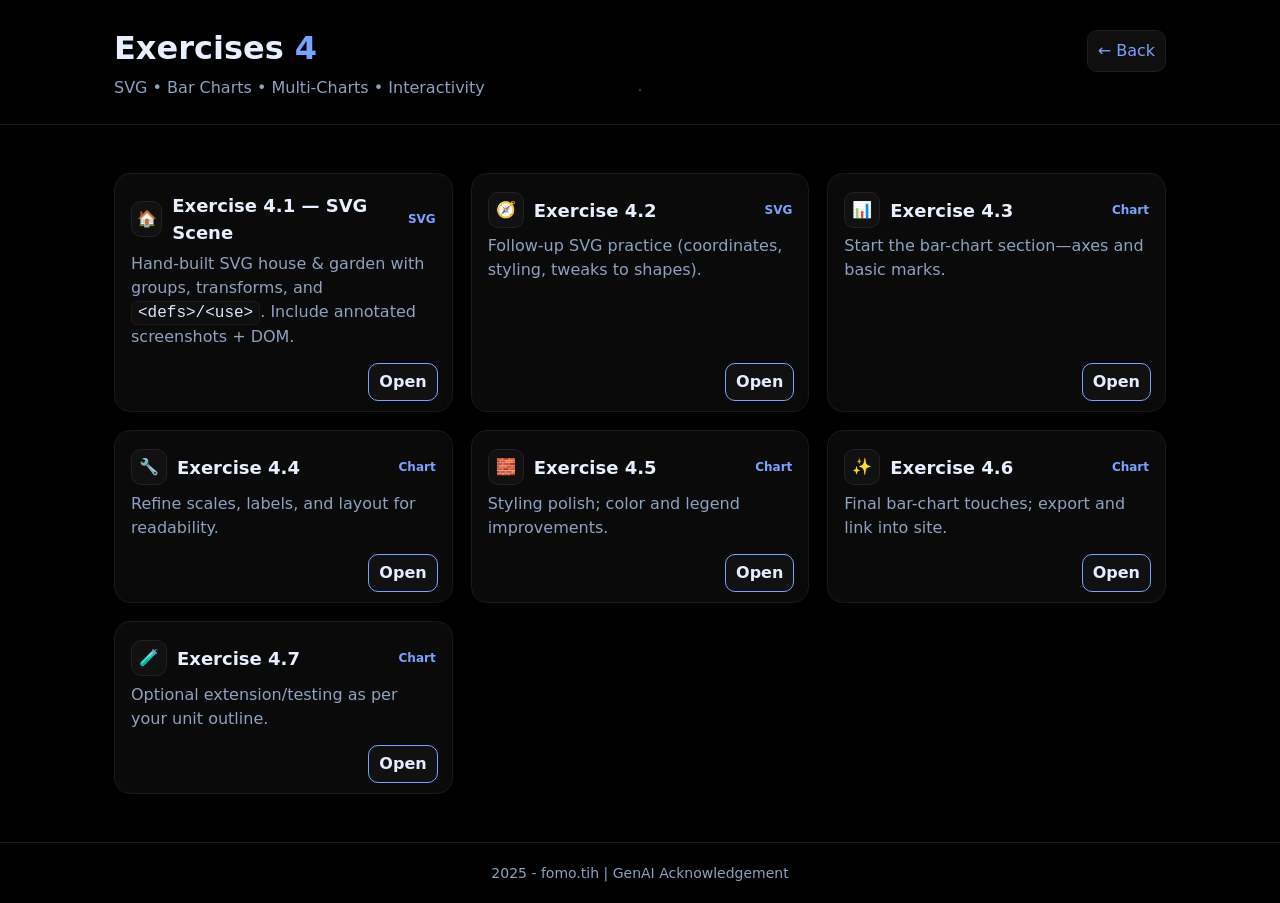
<file: index.html>
<!doctype html>
<html lang="en">
<head>
  <meta charset="utf-8" />
  <meta name="viewport" content="width=device-width, initial-scale=1" />
  <title>Exercises Hub (4)</title>
  <meta name="description" content="Black neon hub linking to Exercises 4.1–4.7." />
  <meta name="color-scheme" content="dark light" />
  <meta name="theme-color" content="#000000" />
  <link rel="stylesheet" href="style.css" />
  <!-- tiny inline patch so buttons anchor & focus is visible even if style.css isn't updated -->
  <style>
    .skip-link{position:absolute;left:-9999px;top:auto;width:1px;height:1px;overflow:hidden}
    .skip-link:focus{position:static;width:auto;height:auto;padding:.5rem .75rem;background:#111;border:1px solid #7aa2ff;border-radius:8px}
    :where(a,.hub-btn,.hub-nav-item):focus-visible{outline:2px solid #7aa2ff;outline-offset:3px;border-radius:10px}
    .hub-card{position:relative}
  </style>
</head>
<body class="hub-body">
  <!-- Skip link for keyboard navigation -->
  <a class="skip-link" href="#main">Skip to content</a>

  <!-- Starry background -->
  <div class="hub-bg" aria-hidden="true">
    <div class="hub-stars"></div>
  </div>

  <header class="hub-header" role="banner">
    <div class="hub-wrap">
      <div class="hub-title-row">
        <h1>Exercises <span>4</span></h1>
        <nav class="hub-top-nav" aria-label="Breadcrumb">
          <a class="hub-nav-item" href="../index.html" aria-label="Back to site home">← Back</a>
        </nav>
      </div>
      <p class="hub-subtitle">SVG • Bar Charts • Multi-Charts • Interactivity</p>
    </div>
  </header>

  <main id="main" class="hub-wrap">
    <section class="hub-grid" aria-label="Exercise links">
      <!-- 4.1 -->
      <article class="hub-card" aria-labelledby="ex41-title">
        <header class="hub-card-head">
          <div class="hub-icon" aria-hidden="true" role="img">🏠</div>
          <h2 id="ex41-title">Exercise 4.1 — SVG Scene</h2>
          <span class="hub-tag" aria-label="Tag: SVG">SVG</span>
        </header>
        <p>Hand-built SVG house &amp; garden with groups, transforms, and <code>&lt;defs&gt;/&lt;use&gt;</code>. Include annotated screenshots + DOM.</p>
        <div class="hub-actions">
          <a class="hub-btn" href="Exercise-4.1.html" aria-label="Open Exercise 4.1">Open</a>
        </div>
      </article>

      <!-- 4.2 -->
      <article class="hub-card" aria-labelledby="ex42-title">
        <header class="hub-card-head">
          <div class="hub-icon" aria-hidden="true" role="img">🧭</div>
          <h2 id="ex42-title">Exercise 4.2</h2>
          <span class="hub-tag" aria-label="Tag: SVG">SVG</span>
        </header>
        <p>Follow-up SVG practice (coordinates, styling, tweaks to shapes).</p>
        <div class="hub-actions">
          <a class="hub-btn" href="Exercise-4.2.html" aria-label="Open Exercise 4.2">Open</a>
        </div>
      </article>

      <!-- 4.3 -->
      <article class="hub-card" aria-labelledby="ex43-title">
        <header class="hub-card-head">
          <div class="hub-icon" aria-hidden="true" role="img">📊</div>
          <h2 id="ex43-title">Exercise 4.3</h2>
          <span class="hub-tag" aria-label="Tag: Chart">Chart</span>
        </header>
        <p>Start the bar-chart section—axes and basic marks.</p>
        <div class="hub-actions">
          <a class="hub-btn" href="Exercise-4.3.html" aria-label="Open Exercise 4.3">Open</a>
        </div>
      </article>

      <!-- 4.4 -->
      <article class="hub-card" aria-labelledby="ex44-title">
        <header class="hub-card-head">
          <div class="hub-icon" aria-hidden="true" role="img">🔧</div>
          <h2 id="ex44-title">Exercise 4.4</h2>
          <span class="hub-tag" aria-label="Tag: Chart">Chart</span>
        </header>
        <p>Refine scales, labels, and layout for readability.</p>
        <div class="hub-actions">
          <a class="hub-btn" href="Exercise-4.4.html" aria-label="Open Exercise 4.4">Open</a>
        </div>
      </article>

      <!-- 4.5 -->
      <article class="hub-card" aria-labelledby="ex45-title">
        <header class="hub-card-head">
          <div class="hub-icon" aria-hidden="true" role="img">🧱</div>
          <h2 id="ex45-title">Exercise 4.5</h2>
          <span class="hub-tag" aria-label="Tag: Chart">Chart</span>
        </header>
        <p>Styling polish; color and legend improvements.</p>
        <div class="hub-actions">
          <a class="hub-btn" href="Exercise-4.5.html" aria-label="Open Exercise 4.5">Open</a>
        </div>
      </article>

      <!-- 4.6 -->
      <article class="hub-card" aria-labelledby="ex46-title">
        <header class="hub-card-head">
          <div class="hub-icon" aria-hidden="true" role="img">✨</div>
          <h2 id="ex46-title">Exercise 4.6</h2>
          <span class="hub-tag" aria-label="Tag: Chart">Chart</span>
        </header>
        <p>Final bar-chart touches; export and link into site.</p>
        <div class="hub-actions">
          <a class="hub-btn" href="Exercise-4.6.html" aria-label="Open Exercise 4.6">Open</a>
        </div>
      </article>

      <!-- 4.7 -->
      <article class="hub-card" aria-labelledby="ex47-title">
        <header class="hub-card-head">
          <div class="hub-icon" aria-hidden="true" role="img">🧪</div>
          <h2 id="ex47-title">Exercise 4.7</h2>
          <span class="hub-tag" aria-label="Tag: Chart">Chart</span>
        </header>
        <p>Optional extension/testing as per your unit outline.</p>
        <div class="hub-actions">
          <a class="hub-btn" href="Exercise-4.7.html" aria-label="Open Exercise 4.7">Open</a>
        </div>
      </article>
    </section>
  </main>

   <footer>
    2025 - fomo.tih | GenAI Acknowledgement
  </footer>

</body>
</html>
</file>
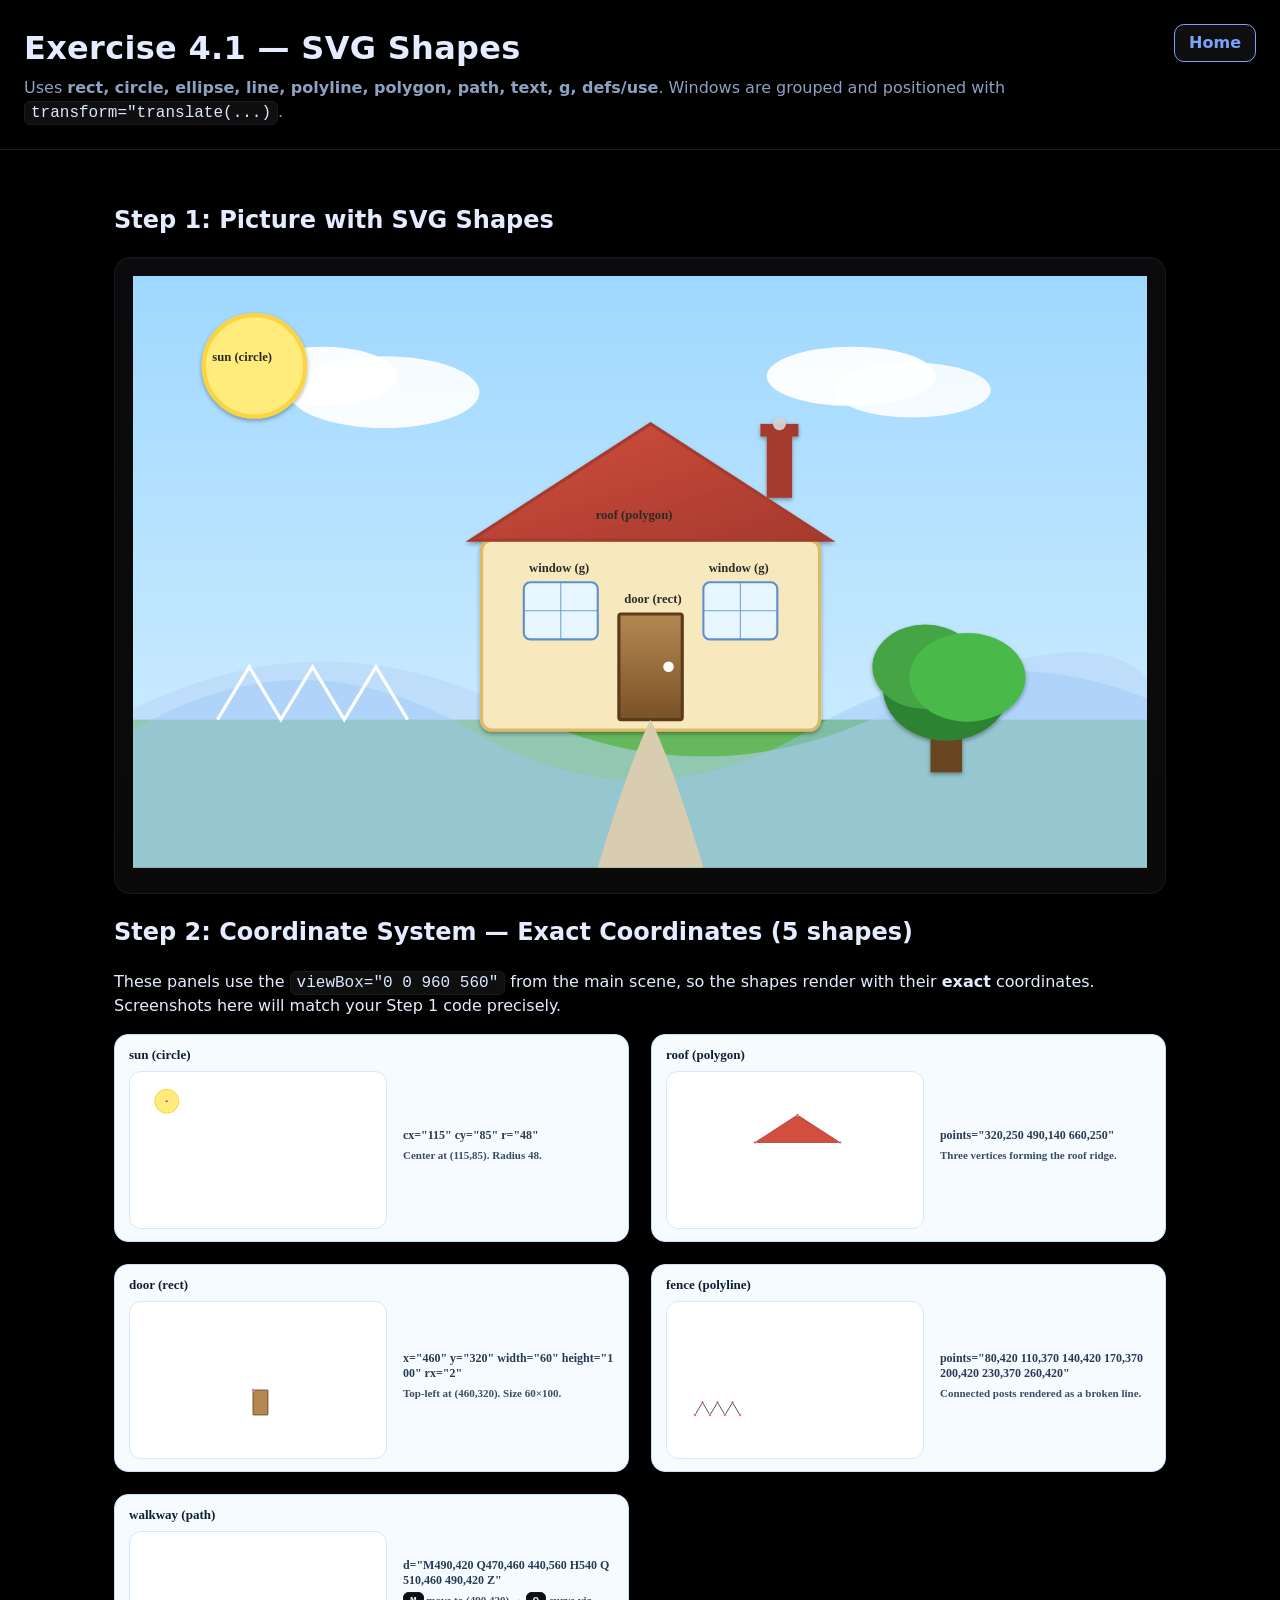
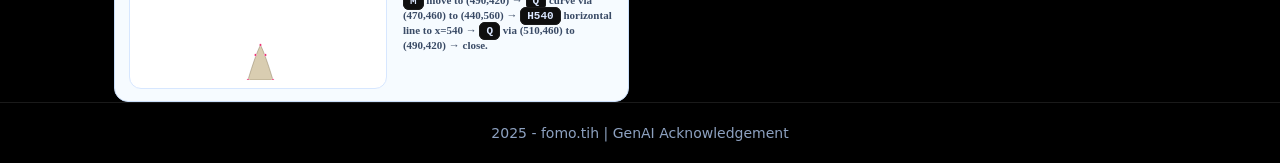
<file: Exercise-4.1.html>
<!doctype html>
<html lang="en">
<head>
  <meta charset="utf-8" />
  <meta name="viewport" content="width=device-width,initial-scale=1" />
  <title>Exercise 4.1 — SVG House & Garden</title>
  <link rel="stylesheet" href="style.css" />
   <a href="index.html" class="back-home-btn">Home</a>
</head>
<body class="page">
  <header class="site-header">
    <h1>Exercise 4.1 — SVG Shapes</h1>
    <p>Uses <strong>rect, circle, ellipse, line, polyline, polygon, path, text, g, defs/use</strong>. Windows are grouped and positioned with <code>transform="translate(...)</code>.</p>
  </header>

  <main class="container">
    <!-- =========================
         STEP 1 — Bright SVG Scene
         ========================= -->
    <section>
      <h2>Step 1: Picture with SVG Shapes</h2>
      <div class="stage">
        <svg viewBox="0 0 960 560" role="img" aria-label="Bright house and garden">
          <defs>
            <!-- filters -->
            <filter id="shadow" x="-30%" y="-30%" width="160%" height="160%">
              <feDropShadow dx="0" dy="2" stdDeviation="2" flood-color="#000" flood-opacity=".35"/>
            </filter>

            <!-- gradients -->
            <linearGradient id="skyGrad" x1="0" y1="0" x2="0" y2="1">
              <stop offset="0%" stop-color="#9fd8ff"/>
              <stop offset="100%" stop-color="#d6f0ff"/>
            </linearGradient>

            <linearGradient id="doorGrad" x1="0" y1="0" x2="0" y2="1">
              <stop offset="0%" stop-color="#b58852"/>
              <stop offset="100%" stop-color="#7a5227"/>
            </linearGradient>

            <linearGradient id="roofGrad" x1="0" y1="0" x2="1" y2="1">
              <stop offset="0%" stop-color="#d24e3e"/>
              <stop offset="100%" stop-color="#a53a2d"/>
            </linearGradient>

            <!-- reusable window -->
            <g id="window">
              <rect width="70" height="54" rx="6" fill="#e8f6ff" stroke="#5e8fcf" stroke-width="2"/>
              <line x1="35" y1="0"  x2="35" y2="54" stroke="#5e8fcf" opacity=".85"/>
              <line x1="0"  y1="27" x2="70" y2="27" stroke="#5e8fcf" opacity=".85"/>
            </g>

            <style>
              .label{fill:#2b2b2b;font:700 12px ui-monospace,Menlo,Consolas}
              @keyframes puff{
                0%{opacity:.5;transform:translateY(0) scale(1)}
                100%{opacity:0;transform:translateY(-40px) scale(1.6)}
              }
            </style>
          </defs>

          <!-- bright sky + grass -->
          <rect width="960" height="560" fill="url(#skyGrad)"/>
          <rect y="420" width="960" height="140" fill="#65b85c"/>

          <!-- clouds (ellipses) -->
          <ellipse cx="180" cy="95" rx="70" ry="28" fill="#fff" opacity=".95"/>
          <ellipse cx="238" cy="110" rx="90" ry="34" fill="#fff" opacity=".9"/>
          <ellipse cx="680" cy="95" rx="80" ry="28" fill="#fff" opacity=".95"/>
          <ellipse cx="738" cy="108" rx="74" ry="26" fill="#fff" opacity=".88"/>

          <!-- sun -->
          <circle cx="115" cy="85" r="48" fill="#ffec7a" stroke="#fcd440" stroke-width="4" filter="url(#shadow)"/>
          <text x="75" y="80" class="label">sun (circle)</text>

          <!-- mountains (paths) -->
          <path d="M0 410 Q180 320 360 410 T720 410 T960 380 V560 H0 Z" fill="#b8d5f7" opacity=".55"/>
          <path d="M0 430 Q160 335 320 430 T640 430 T960 400 V560 H0 Z" fill="#9cc5f5" opacity=".45"/>

          <!-- house -->
          <g filter="url(#shadow)">
            <!-- walls -->
            <rect x="330" y="250" width="320" height="180" rx="10" fill="#f7e8bd" stroke="#ddb96b" stroke-width="3"/>
            <!-- roof -->
            <polygon points="320,250 490,140 660,250" fill="url(#roofGrad)" stroke="#a53a2d" stroke-width="3"/>
            <text x="438" y="230" class="label">roof (polygon)</text>

            <!-- chimney + smoke (rect + anim circles) -->
            <rect x="600" y="150" width="24" height="60" fill="#a53a2d"/>
            <rect x="594" y="140" width="36" height="12" fill="#a53a2d"/>
            <g transform="translate(612,140)">
              <circle r="6" fill="#d3d3d3" opacity=".6" style="animation:puff 3s linear infinite"/>
              <circle r="6" fill="#d3d3d3" opacity=".6" style="animation:puff 3s 1s linear infinite"/>
              <circle r="6" fill="#d3d3d3" opacity=".6" style="animation:puff 3s 2s linear infinite"/>
            </g>

            <!-- windows (grouped + translated) -->
            <g id="windows">
              <g transform="translate(370,290)"><use href="#window"/></g>
              <g transform="translate(540,290)"><use href="#window"/></g>
            </g>
            <text x="375" y="280" class="label">window (g)</text>
            <text x="545" y="280" class="label">window (g)</text>

            <!-- door -->
            <rect x="460" y="320" width="60" height="100" rx="2" fill="url(#doorGrad)" stroke="#5a3a1f" stroke-width="3"/>
            <circle cx="507" cy="370" r="5" fill="#fff"/>
            <text x="465" y="310" class="label">door (rect)</text>
          </g>

          <!-- walkway (path) -->
          <path d="M490,420 Q470,460 440,560 H540 Q510,460 490,420 Z" fill="#d9cdb1"/>

          <!-- fence (polyline) -->
          <polyline points="80,420 110,370 140,420 170,370 200,420 230,370 260,420"
                    fill="none" stroke="#ffffff" stroke-width="3"/>

          <!-- tree (g: trunk rect + foliage ellipses) -->
          <g transform="translate(770,320)" filter="url(#shadow)">
            <rect x="-15" y="90" width="30" height="60" fill="#6b4522"/>
            <ellipse cx="0" cy="70" rx="60" ry="50" fill="#2f8330"/>
            <ellipse cx="-20" cy="50" rx="50" ry="40" fill="#44a544"/>
            <ellipse cx="20" cy="60" rx="55" ry="42" fill="#48b948"/>
          </g>
        </svg>
      </div>
    </section>

 <!-- =======================================
     STEP 2 — Coordinate System (Exact, 5 shapes)
     ======================================= -->
<section>
  <h2>Step 2: Coordinate System — Exact Coordinates (5 shapes)</h2>
  <p class="muted">
    These panels use the <code>viewBox="0 0 960 560"</code> from the main scene, so the shapes render with their
    <strong>exact</strong> coordinates. Screenshots here will match your Step&nbsp;1 code precisely.
  </p>

  <style>
    .s2-5-grid{
      display:grid; grid-template-columns:1fr; gap:22px;
      /* feels airy; change to repeat(2, minmax(420px, 1fr)) for two columns */
    }
    @media (min-width: 1100px){
      .s2-5-grid{ grid-template-columns: repeat(2, minmax(480px, 1fr)); }
    }
    .panel{ background:#f6fbff; border:1px solid #c9defa; border-radius:14px; padding:12px 14px; }
    .row{ display:grid; grid-template-columns: 1.1fr .9fr; gap:16px; align-items:center; }
    .title{ font:700 13px ui-monospace,Menlo,Consolas; color:#0f1f33; margin:0 0 8px }
    .code{  font:700 12px ui-monospace,Menlo,Consolas; color:#283a55; word-break:break-all }
    .note{  font:600 11px ui-monospace,Menlo,Consolas; color:#3a4b66; margin-top:6px }
    .box{ background:#fff; border:1px solid #d7e7ff; border-radius:12px; padding:8px; }
    .box svg{ width:100%; height:auto; display:block }
    .shape{ stroke:#1f3b72; stroke-width:3; fill-opacity:.25 }
    .pt{ fill:#e91e63; stroke:#fff; stroke-width:2 }
  </style>

  <div class="s2-5-grid">

    <!-- 1) SUN (CIRCLE) -->
    <div class="panel">
      <h3 class="title">sun (circle)</h3>
      <div class="row">
        <div class="box">
          <!-- exact coordinate space -->
          <svg viewBox="0 0 960 560" aria-label="circle exact">
            <circle cx="115" cy="85" r="48" fill="#ffec7a" stroke="#fcd440" stroke-width="4"/>
            <circle cx="115" cy="85" r="5" class="pt"/>
          </svg>
        </div>
        <div>
          <div class="code">cx="115" cy="85" r="48"</div>
          <p class="note">Center at (115,85). Radius 48.</p>
        </div>
      </div>
    </div>

    <!-- 2) ROOF (POLYGON) -->
    <div class="panel">
      <h3 class="title">roof (polygon)</h3>
      <div class="row">
        <div class="box">
          <svg viewBox="0 0 960 560" aria-label="polygon exact">
            <polygon points="320,250 490,140 660,250" fill="#d24e3e" stroke="#a53a2d" stroke-width="3"/>
            <!-- show vertices -->
            <circle cx="320" cy="250" r="5" class="pt"/>
            <circle cx="490" cy="140" r="5" class="pt"/>
            <circle cx="660" cy="250" r="5" class="pt"/>
          </svg>
        </div>
        <div>
          <div class="code">points="320,250 490,140 660,250"</div>
          <p class="note">Three vertices forming the roof ridge.</p>
        </div>
      </div>
    </div>

    <!-- 3) DOOR (RECT) -->
    <div class="panel">
      <h3 class="title">door (rect)</h3>
      <div class="row">
        <div class="box">
          <svg viewBox="0 0 960 560" aria-label="rect exact">
            <rect x="460" y="320" width="60" height="100" rx="2" fill="#b58852" stroke="#5a3a1f" stroke-width="3"/>
            <circle cx="460" cy="320" r="5" class="pt"/>
          </svg>
        </div>
        <div>
          <div class="code">x="460" y="320" width="60" height="100" rx="2"</div>
          <p class="note">Top-left at (460,320). Size 60×100.</p>
        </div>
      </div>
    </div>

    <!-- 4) FENCE (POLYLINE) -->
    <div class="panel">
      <h3 class="title">fence (polyline)</h3>
      <div class="row">
        <div class="box">
          <svg viewBox="0 0 960 560" aria-label="polyline exact">
            <polyline points="80,420 110,370 140,420 170,370 200,420 230,370 260,420"
                      fill="none" stroke="#555" stroke-width="4"/>
            <!-- mark points -->
            <g fill="#e91e63" stroke="#fff" stroke-width="2">
              <circle cx="80" cy="420" r="5"/><circle cx="110" cy="370" r="5"/>
              <circle cx="140" cy="420" r="5"/><circle cx="170" cy="370" r="5"/>
              <circle cx="200" cy="420" r="5"/><circle cx="230" cy="370" r="5"/>
              <circle cx="260" cy="420" r="5"/>
            </g>
          </svg>
        </div>
        <div>
          <div class="code">points="80,420 110,370 140,420 170,370 200,420 230,370 260,420"</div>
          <p class="note">Connected posts rendered as a broken line.</p>
        </div>
      </div>
    </div>

    <!-- 5) WALKWAY (PATH) -->
    <div class="panel">
      <h3 class="title">walkway (path)</h3>
      <div class="row">
        <div class="box">
          <svg viewBox="0 0 960 560" aria-label="path exact">
            <!-- exact path from your bright scene -->
            <path d="M490,420 Q470,460 440,560 H540 Q510,460 490,420 Z"
                  fill="#d9cdb1" stroke="#8e7f63" stroke-width="2"/>
            <!-- key points annotated -->
            <g class="pt">
              <circle cx="490" cy="420" r="5"/>
              <circle cx="470" cy="460" r="5"/>
              <circle cx="440" cy="560" r="5"/>
              <circle cx="540" cy="560" r="5"/>
              <circle cx="510" cy="460" r="5"/>
            </g>
          </svg>
        </div>
        <div>
          <div class="code">d="M490,420 Q470,460 440,560 H540 Q510,460 490,420 Z"</div>
          <p class="note">
            <code>M</code> move to (490,420) → <code>Q</code> curve via (470,460) to (440,560) → 
            <code>H540</code> horizontal line to x=540 → <code>Q</code> via (510,460) to (490,420) → close.
          </p>
        </div>
      </div>
    </div>

  </div>
</section>

  </main>
    <footer>
    2025 - fomo.tih | GenAI Acknowledgement
  </footer>

</body>
</html>
</file>
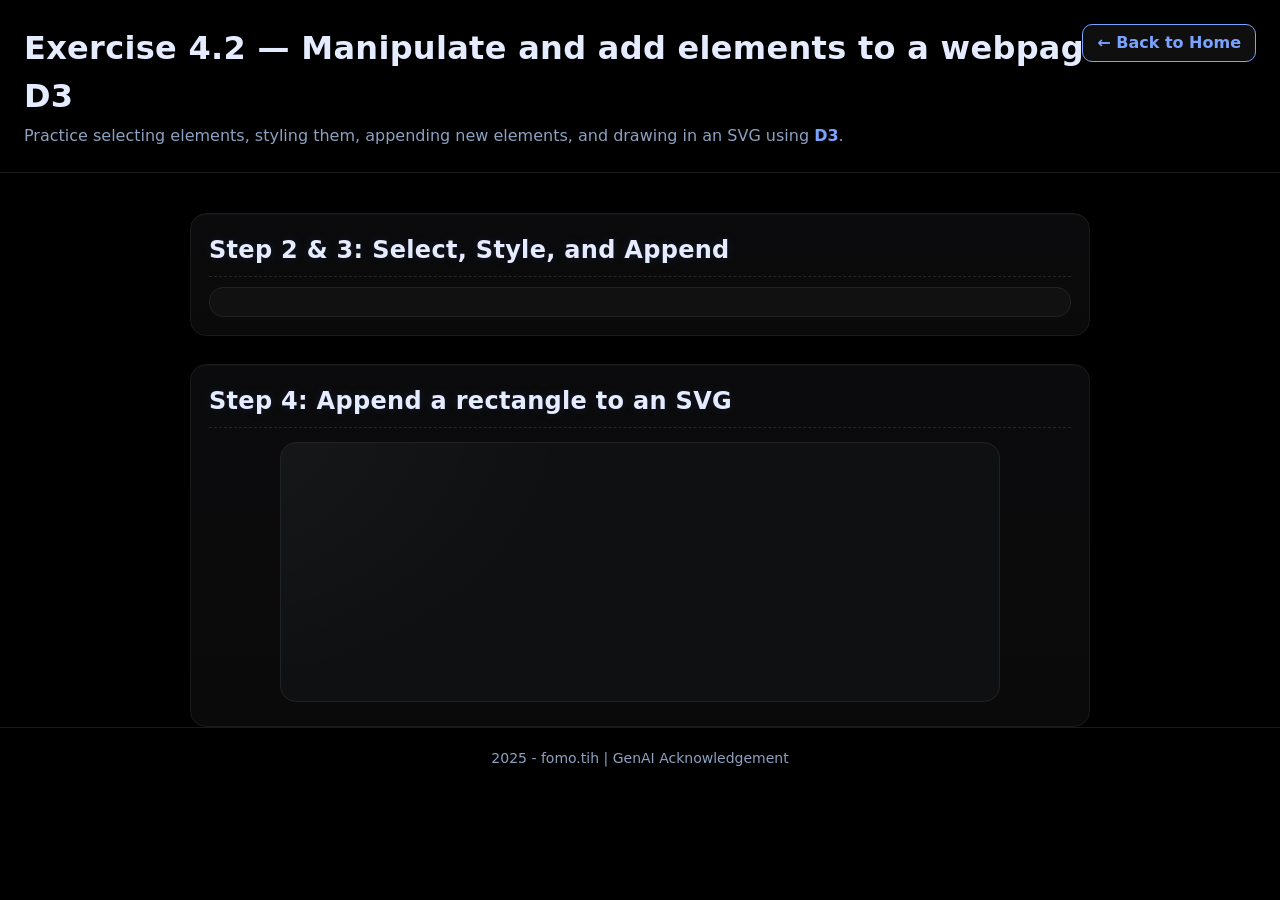
<file: Exercise-4.2.html>
<!doctype html>
<html lang="en">
<head>
  <meta charset="utf-8" />
  <meta name="viewport" content="width=device-width, initial-scale=1" />
  <title>Exercise 4.2 — Manipulate and add elements to a webpage with D3</title>

  <!-- Global site styles -->
  <link rel="stylesheet" href="style.css" />
</head>
<body class="page">
  <header class="site-header">
    <div class="header-row">
      <h1>Exercise 4.2 — Manipulate and add elements to a webpage with D3</h1>
      <a class="back-home-btn" href="index.html">← Back to Home</a>
    </div>
    <p class="muted">
      Practice selecting elements, styling them, appending new elements, and drawing in an SVG using <strong>D3</strong>.
    </p>
  </header>

  <main class="container">
    <!-- Step 2 & 3 -->
    <section class="stage small">
      <h2>Step 2 &amp; 3: Select, Style, and Append</h2>
      <div id="play"><!-- D3 will append a paragraph here --></div>
    </section>

    <!-- Step 4 -->
    <section class="stage small">
      <h2>Step 4: Append a rectangle to an SVG</h2>
      <svg id="scene" width="560" height="260" role="img" aria-label="D3 appended rectangle"></svg>
    </section>
  </main>

  <!-- D3 library + your exercise script -->
  <script src="https://d3js.org/d3.v7.min.js" defer></script>
  <script src="Ex4-2.js" defer></script>

     <footer>
    2025 - fomo.tih | GenAI Acknowledgement
  </footer>
</body>
</html>
</file>
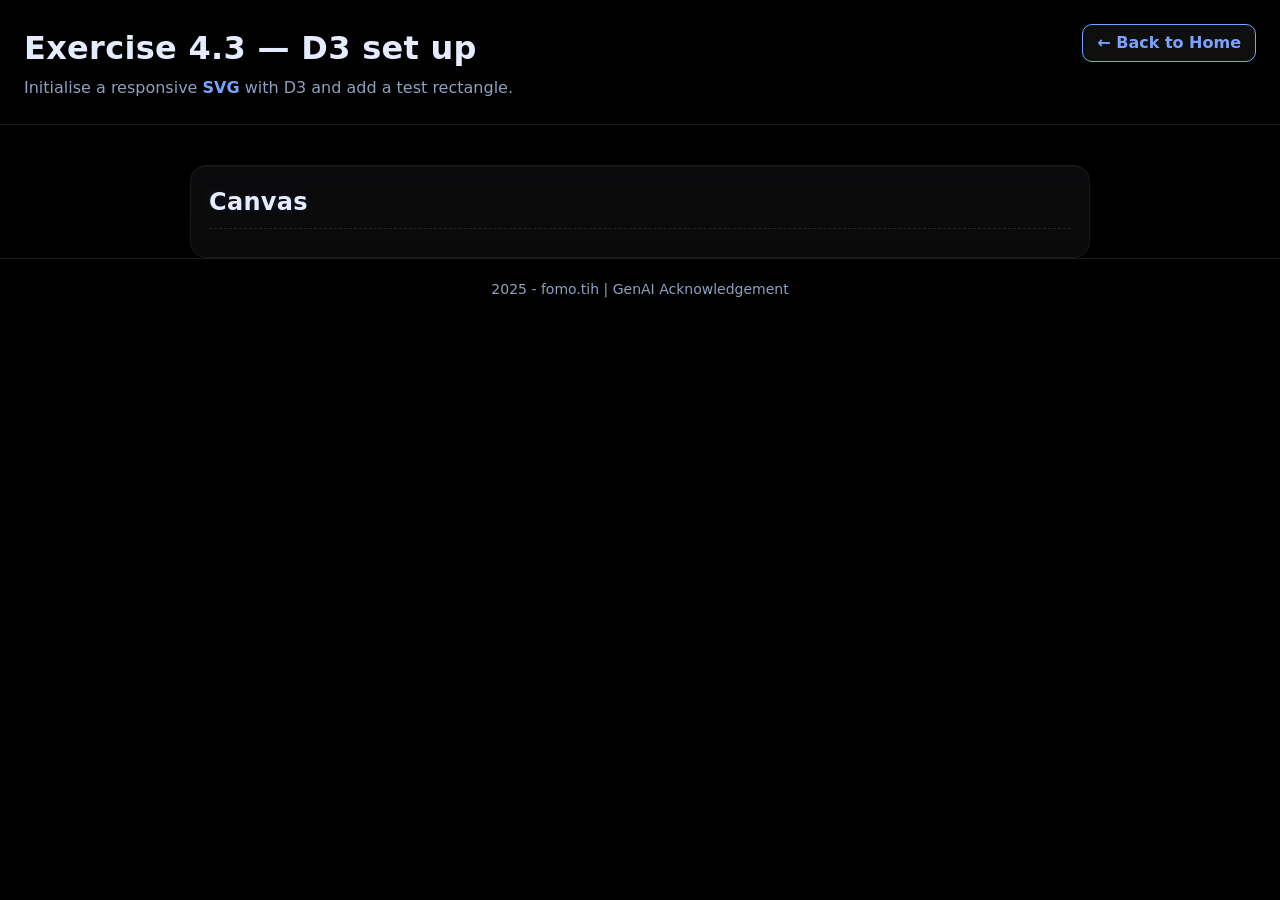
<file: Exercise-4.3.html>
<!doctype html>
<html lang="en">
<head>
  <meta charset="utf-8" />
  <meta name="viewport" content="width=device-width, initial-scale=1" />
  <title>Exercise 4.3 — D3 set up</title>

  <!-- Global site styles -->
  <link rel="stylesheet" href="style.css" />
</head>
<body class="page">
  <header class="site-header">
    <div class="header-row">
      <h1>Exercise 4.3 — D3 set up</h1>
      <a class="back-home-btn" href="index.html">← Back to Home</a>
    </div>
    <p class="muted">
      Initialise a responsive <strong>SVG</strong> with D3 and add a test rectangle.
    </p>
  </header>

  <main class="container">
    <section class="stage small">
      <h2>Canvas</h2>
      <!-- STEP 2: the responsive container that D3 will draw into -->
      <div class="responsive-svg-container" id="chart1"></div>
    </section>
  </main>

  <!-- D3 and your script -->
  <script src="https://d3js.org/d3.v7.min.js" defer></script>
  <script src="Ex4-3.js" defer></script>

      <footer>
    2025 - fomo.tih | GenAI Acknowledgement
  </footer>

</body>
</html>
</file>
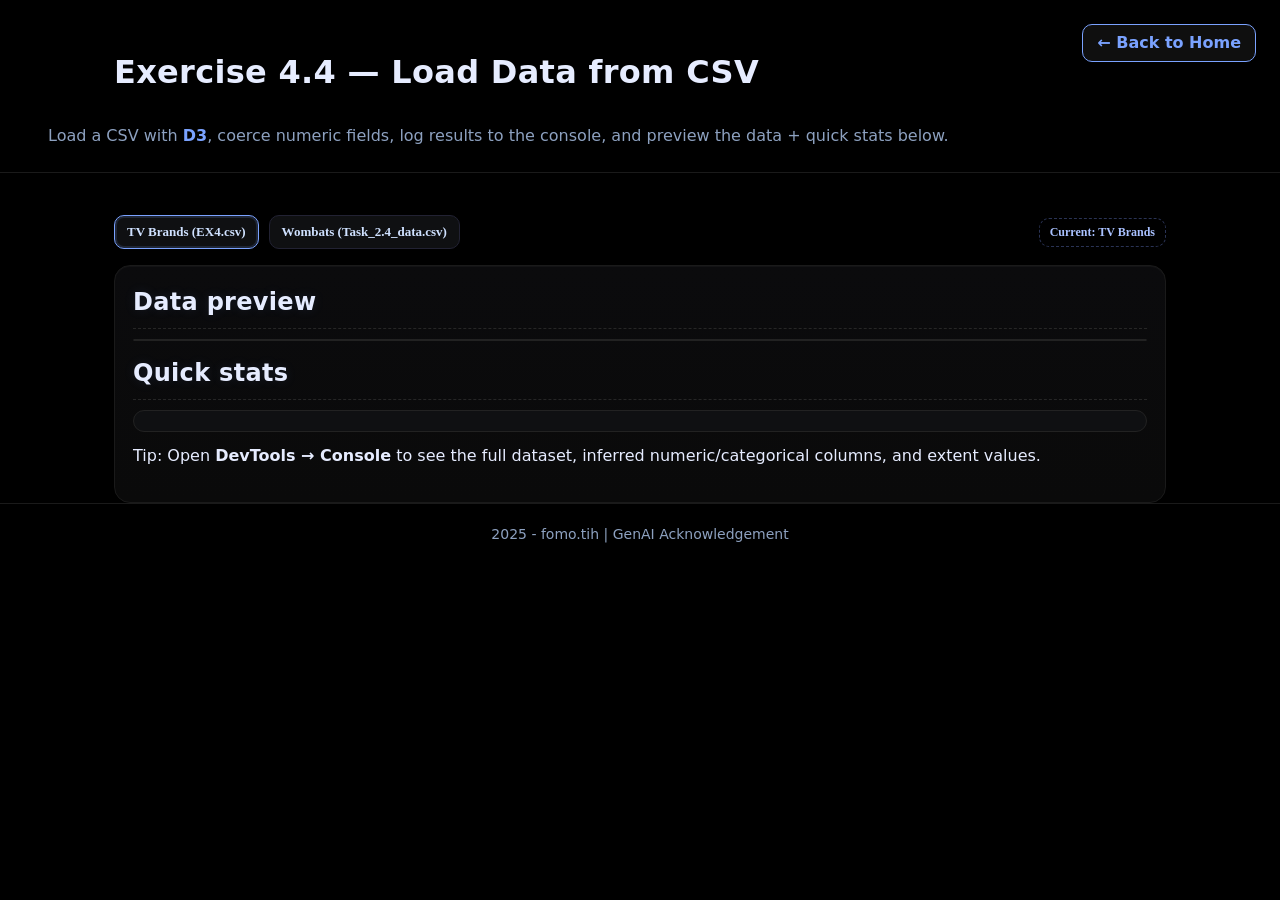
<file: Exercise-4.4.html>
<!doctype html>
<html lang="en">
<head>
  <meta charset="utf-8" />
  <meta name="viewport" content="width=device-width, initial-scale=1" />
  <title>Exercise 4.4 — Load Data from CSV</title>

  <!-- Site-wide styles -->
  <link rel="stylesheet" href="style.css" />

</head>
<body class="page">
  <header class="site-header">
    <div class="header-row container">
      <h1>Exercise 4.4 — Load Data from CSV</h1>
      <a class="back-home-btn" href="index.html" aria-label="Back to Home">← Back to Home</a>
    </div>
    <p class="muted container">
      Load a CSV with <strong>D3</strong>, coerce numeric fields, log results to the console, and preview the data + quick stats below.
    </p>
  </header>

  <main class="container">
    <!-- Dataset switcher -->
    <section class="dataset-switch" aria-label="Choose dataset">
      <button class="ds-btn is-active" data-key="tv" aria-pressed="true">TV Brands (EX4.csv)</button>
      <button class="ds-btn" data-key="wombats" aria-pressed="false">Wombats (Task_2.4_data.csv)</button>
      <span id="current-ds" class="ds-badge">Current: TV Brands</span>
    </section>

    <!-- Stage / results -->
    <section class="stage" aria-label="Data results">
      <h2>Data preview</h2>
      <div id="preview" class="data-preview" aria-live="polite"></div>

      <h2 style="margin-top:14px">Quick stats</h2>
      <div id="stats" class="data-stats" aria-live="polite"></div>

      <p class="note" style="margin-top:12px">
        Tip: Open <strong>DevTools → Console</strong> to see the full dataset, inferred numeric/categorical columns, and extent values.
      </p>
    </section>
  </main>

  <!-- Scripts -->
  <script src="https://d3js.org/d3.v7.min.js"></script>
  <script src="Ex4-4.js"></script>

        <footer>
    2025 - fomo.tih | GenAI Acknowledgement
  </footer>
</body>
</html>
</file>
<file: style.css>
/* =========================================================
   Dark Neon UI — Base Styles
   ---------------------------------------------------------
   - Keeps your original look & classes (no HTML changes)
   - Adds accessiblity (focus-visible), motion/contrast prefs
   - Fixes: anchors hub actions to card
   ======================================================= */

/* ---------- Theme tokens ---------- */
:root{
  /* colors */
  --bg:        #000000;
  --panel:     #0a0a0a;
  --text:      #e6ecff;
  --muted:     #8da1c0;
  --accent:    #7aa2ff;
  --border:    #202020;

  /* metrics */
  --radius: 16px;
  --gap:    18px;

  /* effects */
  --shadow-card: 0 0 24px rgba(0,0,0,.55);
  --shadow-stage: 0 20px 40px rgba(0,0,0,.6);
}

/* ---------- Resets / base ---------- */
*{ box-sizing: border-box }
html, body{ height:100% }
body{
  margin:0;
  background:var(--bg);
  color:var(--text);
  font:16px/1.6 system-ui,-apple-system,Segoe UI,Roboto,Ubuntu,Helvetica,Arial;
}
a{ color:var(--accent); text-decoration:none }
a:hover{ text-decoration:underline }

/* containers */
.container, .hub-wrap{
  max-width:1100px;
  margin:0 auto;
  padding:24px;
}

/* ---------- Keyboard focus ---------- */
:where(a, button, .hub-btn, .hub-nav-item):focus-visible{
  outline:2px solid var(--accent);
  outline-offset:3px;
  border-radius:10px;
}

/* (optional) skip link if you add it in HTML */
.skip-link{
  position:absolute;left:-9999px;top:auto;width:1px;height:1px;overflow:hidden
}
.skip-link:focus{
  position:static;width:auto;height:auto;
  padding:.5rem .75rem;background:#111;border:1px solid var(--accent);
  border-radius:8px
}

/* =========================================================
   HUB (index)
   ======================================================= */
.hub-body{ background:#000; overflow-x:hidden; position:relative }

/* background stars */
.hub-bg{ position:fixed; inset:0; z-index:-1; background:#000 }
.hub-stars{
  position:absolute; inset:0;
  background:
    radial-gradient(2px 2px at 10% 20%,#fff 85%,transparent 86%),
    radial-gradient(2px 2px at 30% 80%,#fff 85%,transparent 86%),
    radial-gradient(1.5px 1.5px at 70% 35%,#fff 85%,transparent 86%),
    radial-gradient(1.5px 1.5px at 85% 55%,#fff 85%,transparent 86%),
    radial-gradient(1.5px 1.5px at 50% 10%,#fff 85%,transparent 86%),
    radial-gradient(1.5px 1.5px at 15% 65%,#fff 85%,transparent 86%);
  opacity:.22;
  filter:drop-shadow(0 0 2px #8ab4ff);
  animation:twinkle 6s ease-in-out infinite;
}
@keyframes twinkle{ 0%,100%{opacity:.18} 50%{opacity:.30} }

/* header / breadcrumb */
.hub-header{ border-bottom:1px solid var(--border) }
.hub-title-row{
  display:flex; align-items:flex-end; justify-content:space-between; gap:16px;
}
.hub-title-row h1{ margin:0; font-weight:900 }
.hub-title-row h1 span{ color:var(--accent) }
.hub-top-nav .hub-nav-item{
  display:inline-block; padding:8px 10px;
  border-radius:10px; background:#0f0f0f; border:1px solid #1d1d1d
}
.hub-top-nav .hub-nav-item:hover{ background:#151515 }
.hub-subtitle{ margin:.25rem 0 0; color:var(--muted) }

/* grid of cards */
.hub-grid{
  display:grid;
  grid-template-columns:repeat(auto-fill, minmax(260px,1fr));
  gap:var(--gap);
  padding-block:24px;
}
.hub-card{
  position:relative; /* anchor .hub-actions */
  background:var(--panel);
  border:1px solid var(--border);
  border-radius:var(--radius);
  padding:18px 16px 56px;
  box-shadow:var(--shadow-card);
  transition:transform .15s ease, border-color .15s ease;
}
.hub-card:hover{ transform:translateY(-4px); border-color:#2a2a2a }
.hub-card-head{ display:flex; align-items:center; gap:10px; margin-bottom:6px }
.hub-icon{
  width:36px; height:36px; display:grid; place-items:center;
  border-radius:10px; background:#111; border:1px solid #222
}
.hub-card h2{ margin:0; font-size:18px }
.hub-card p{ margin:.4rem 0; color:var(--muted) }
.hub-tag{ margin-left:auto; font-size:12px; font-weight:700; color:var(--accent) }

.hub-actions{ position:absolute; bottom:10px; right:14px }
.hub-btn{
  display:inline-flex; align-items:center; justify-content:center;
  min-height:36px; min-width:44px;
  background:#111; border:1px solid var(--accent);
  color:var(--text); padding:6px 10px; border-radius:10px; font-weight:700;
}
.hub-btn:hover{ background:#1a1a1a }
.hub-btn:active{ transform:translateY(1px) }

footer{
  border-top:1px solid var(--border);
  padding:20px 0; text-align:center; color:var(--muted); font-size:14px
}


/* =========================================================
   Exercise pages (shared)
   ======================================================= */
.page{ background:#000; color:var(--text) }

.site-header{
  padding:24px; border-bottom:1px solid var(--border)
}
.site-header h1{ margin:0 0 4px; font-weight:900 }
.site-header p{ margin:0; color:var(--muted) }

/* demo stage frame */
.stage{
  background:var(--panel);
  border:1px solid var(--border);
  padding:12px;
  border-radius:var(--radius);
  box-shadow:var(--shadow-stage);
  overflow:hidden;
}
.stage.small{ max-width:900px }

/* code chip */
code{
  background:#0f0f0f; border:1px solid #1b1b1b;
  padding:2px 6px; border-radius:6px; color:#dbe7ff; line-height:1.35;
}

/*back home btn*/

.back-home-btn{
  position: absolute;
  top: 24px;           /* align with header padding */
  right: 24px;         /* sit on the right side */
  background:#111;
  border:1px solid var(--accent);
  color:var(--accent);
  padding:6px 14px;
  border-radius:10px;
  font-weight:600;
  text-decoration:none;
  transition:all .2s ease;
}
.back-home-btn:hover {
  background: var(--accent);
  color: #000;
  transform: translateY(-2px);
}
.back-home-btn:active {
  transform: translateY(0);
}


/* =========================================================
   Responsive
   ======================================================= */
@media (max-width: 720px){
  .hub-title-row{ flex-direction:column; align-items:flex-start }
}
@media (max-width: 420px){
  .hub-grid{ grid-template-columns:1fr; gap:14px }
  .container, .hub-wrap{ padding:16px }
}

/* =========================================================
   User Preferences
   ======================================================= */
/* Reduced motion */
@media (prefers-reduced-motion: reduce){
  .hub-stars{ animation:none; opacity:.22 }
  *{ scroll-behavior:auto }
}

/* Higher contrast */
@media (prefers-contrast: more){
  :root{
    --border:#2a2a2a;
    --muted:#a7b9d6;
  }
  .hub-card{ box-shadow:0 0 0 1px var(--border), 0 6px 18px rgba(0,0,0,.6) }
}

/* Forced Colors (Windows High Contrast) */
@media (forced-colors: active){
  .hub-card, .stage, code,
  .hub-btn, .hub-nav-item{ border:1px solid CanvasText }
  .hub-btn, .hub-nav-item{ background:Canvas; color:CanvasText }
  .hub-stars{ display:none }
}
/* =========================================================
   Exercise 4.2 — page-specific styles
   - Matches your dark neon theme (no bluish tint)
   - No HTML changes required beyond what's in Ex4-2.html
   ======================================================= */

/* Header layout (align title + back button) */
.header-row{
  display:flex;
  align-items:center;
  justify-content:space-between;
  flex-wrap:wrap;
  gap:12px;
}

/* Keep the title white; accent the "D3" word in the subtitle */
.site-header h1{ color:var(--text); letter-spacing:.4px }
.site-header p.muted{ color:var(--muted) }
.site-header p.muted strong{ color:var(--accent) }

/* Back-to-home button in header */
.back-home-btn{
  background:#0f0f0f;
  border:1px solid var(--accent);
  color:var(--accent);
  padding:6px 14px;
  border-radius:10px;
  font-weight:700;
  text-decoration:none;
  transition:all .2s ease;
}
.back-home-btn:hover{ background:var(--accent); color:#000; transform:translateY(-1px) }
.back-home-btn:active{ transform:translateY(0) }

/* Panels (neutral dark, no blue tint) */
.stage{
  background: linear-gradient(180deg, #0b0b0d, #0a0a0a); /* neutral gray-black */
  border:1px solid #171717;
  border-radius:20px;
  box-shadow:0 12px 28px rgba(0,0,0,.55), inset 0 1px 0 rgba(255,255,255,.03);
  padding:20px 22px;
}
.stage + .stage{ margin-top:28px }

/* Section headings */
.stage h2{
  margin:0 0 14px;
  font-weight:900;
  letter-spacing:.3px;
  color:var(--text);
  text-shadow:0 0 12px rgba(122,162,255,.12);
  border-bottom:1px dashed #262626;
  padding-bottom:8px;
}

/* Step 2/3 inner box where D3 appends text */
#play{
  background:#111;                 /* dark neutral (no blue) */
  border:1px solid #222;
  border-radius:14px;
  padding:14px 16px;
  color:#cfe1ff;
  font-weight:600;
}

/* Step 4 SVG frame */
#scene{
  display:block;
  margin:14px auto 6px;            /* center in card */
  width:100%;
  max-width:720px;
  height:260px;                     /* keep height consistent */
  background:
    radial-gradient(1000px 700px at -15% -10%, rgba(255,255,255,.04) 0, transparent 40%),
    #0f1012;                        /* very dark neutral */
  border:1px solid #222;
  border-radius:16px;
}

/* Any text drawn inside the SVG */
#scene text{
  font-family: ui-monospace, Menlo, Consolas, monospace;
  fill:#cfe1ff;
}

/* D3 rectangle polish (your JS controls size/position/fill) */
#scene rect{
  stroke:#bcd2ff;
  stroke-width:2px;
  rx:6; ry:6;                       /* rounded corners if not set in JS */
  filter: drop-shadow(0 2px 6px rgba(0,0,0,.55));
}

/* Responsive tweaks */
@media (max-width: 720px){
  .header-row{ flex-direction:column; align-items:flex-start }
  .back-home-btn{ align-self:flex-end }
  #scene{ height:220px }
}
/* =========================================================
   Exercise 4.3 — page-specific styles
   ======================================================= */

   /* ===== Trim page height for Exercise 4.3 ===== */
html, body { height: auto; min-height: 0; margin: 0; padding: 0; }

.page { height: auto; min-height: 0; display: block; }

.site-header { margin-bottom: 8px; }          /* tighten header/footer spacing */
.container    { padding-bottom: 0; margin-bottom: 0; }
.stage        { margin: 8px auto 0; padding-bottom: 12px; }

/* Keep header consistent with site */
.header-row{
  display:flex; align-items:center; justify-content:space-between;
  flex-wrap:wrap; gap:12px;
}
.site-header h1
{ color:var(--text); 
  letter-spacing:.3px 
}
.site-header p.muted strong{ 
  color:var(--accent) 
}

.back-home-btn{
  background:#0f0f0f; 
  border:1px solid var(--accent); 
  color:var(--accent);
  padding:6px 14px; 
  border-radius:10px;
   font-weight:700; 
   text-decoration:none;
  transition:all .2s ease;
}
.back-home-btn:hover{ 
  background:var(--accent); 
  color:#000; 
  transform:translateY(-1px) }

/* STEP 2: responsive container for the SVG (as per brief) */
.responsive-svg-container{
  margin-right:auto;
  margin-left:auto;
  width:100%;
  max-width:1200px; /* keep it from stretching too wide */
}

/* Style the stage panel to match your dark-neon look */
.stage{
  background:linear-gradient(180deg,#0b0b0d,#0a0a0a);
  border:1px solid #171717;
  border-radius:20px;
  box-shadow:0 12px 28px rgba(0,0,0,.55), inset 0 1px 0 rgba(255,255,255,.03);
  padding:20px 22px;
}
.stage h2{
  margin:0 0 14px; padding-bottom:8px; border-bottom:1px dashed #262626;
  color:var(--text); font-weight:900; letter-spacing:.3px;
}

/* Optional: make any SVG inside the container look crisp against the theme */
.responsive-svg-container svg{
  background:#0f1012;
  border:1px solid #222;          /* the “box” the brief mentions */
  border-radius:14px;
  width:100%; height: auto;       /* ensures it scales with the container */
  display:block;
}

/* Optional polish for shapes */
.responsive-svg-container rect{
  stroke:#bcd2ff; stroke-width:2px; rx:6; ry:6;
  filter:drop-shadow(0 2px 6px rgba(0,0,0,.5));
}

/* Responsive tweak */
@media (max-width:720px){
  .header-row{ flex-direction:column; align-items:flex-start }
  .back-home-btn{ align-self:flex-end }
}
/* ---- Exercise 4.4 page polish (extends your style.css) ---- */
:root{
  --accent:#7aa2ff; 
  --border:#1a1a1a; 
  --text:#e6ecff;
}

/* header + back button */
.header-row{ 
  display:flex; 
  align-items:center; 
  justify-content:space-between; 
  gap:12px; 
  flex-wrap:wrap; 
}
.back-home-btn{
  background:#0f0f0f; 
  border:1px solid var(--accent); 
  color:var(--accent);
  padding:6px 14px; 
  border-radius:10px; 
  font-weight:700; 
  text-decoration:none; 
  transition:.2s ease;
}
.back-home-btn:hover{ 
  background:var(--accent); 
  color:#000; 
  transform:translateY(-1px); 
}

/* switcher */
.dataset-switch{ 
  display:flex; 
  align-items:center; 
  gap:10px; 
  margin:10px 0 16px; 
}
.ds-btn{
  background:#0f1012; 
  color:#cfe1ff; 
  border:1px solid #223; 
  padding:8px 12px;
  border-radius:10px; 
  font:600 13px ui-monospace,Menlo,Consolas; 
  cursor:pointer; 
  transition:.2s ease;
}
.ds-btn:hover{ border-color:#2f3f79 }
.ds-btn.is-active{ 
  border-color:var(--accent); 
  box-shadow:0 0 0 2px rgba(122,162,255,.15) inset; 
}
.ds-badge{
  margin-left:auto; 
  color:#a9c1ff; 
  font:700 12px ui-monospace,Menlo,Consolas;
  padding:6px 10px; 
  border:1px dashed #2a3355; 
  border-radius:10px;
}

/* stage shell */
.stage{
  background:linear-gradient(180deg,#0b0b0d,#0a0a0a);
  border:1px solid var(--border); 
  border-radius:16px;
  box-shadow:0 12px 28px rgba(0,0,0,.55), inset 0 1px 0 rgba(255,255,255,.03);
  padding:18px;
}
.stage h2{ 
  margin:0 0 10px; 
  color:var(--text); 
  font-weight:900; 
  border-bottom:1px dashed #262626; 
  padding-bottom:8px; 
}

/* data preview table */
.data-preview{
  overflow:auto; 
  background:#0f1012; 
  border:1px solid #222; 
  border-radius:12px;
}
.data-preview table{
  width:100%; 
  border-collapse:collapse; 
  min-width:520px;
  color:#d7e4ff; 
  font:600 12px/1.4 ui-monospace,Menlo,Consolas;
}
.data-preview th, .data-preview td{ 
  border-bottom:1px solid #1f2335; 
  padding:10px 12px; 
  text-align:left; 
}
.data-preview th{ 
  color:#bcd2ff; 
  background:#0f1422; 
  position:sticky; 
  top:0; 
}
.data-preview tr:hover td{ background:#10162a }

/* stats */
.data-stats{
  margin-top:8px; 
  padding:10px 12px; 
  background:#0f1012; 
  border:1px solid #222; 
  border-radius:12px;
  color:#cfe1ff; 
  font:600 12px ui-monospace,Menlo,Consolas;
}

/* responsive */
@media (max-width:720px){
  .header-row{ flex-direction:column; align-items:flex-start }
  .ds-badge{ display:none }
}



/*Exercise 4.6*/
:root{
  --bg:#0b0d10; --fg:#e8f0ff; --ink:#bcd2ff; --accent:#7aa2ff; --bar:#3b82f6;
  color-scheme: dark;
}

*{box-sizing:border-box}
body{
  margin:0;
  background:var(--bg);
  color:var(--fg);
  font:16px/1.55 system-ui,
  Segoe UI,Roboto,
  Ubuntu,Arial,
  sans-serif}

.wrap{
  max-width:980px;
  margin:auto;
  padding:1.25rem
}
h1{
  margin:.25rem 0 0
}
.sub{
  margin:.25rem 0 1rem;
  color:var(--ink)
}

.skip-link{
  position:absolute;
  left:-9999px;
  top:auto;
  width:1px;
  height:1px;
  overflow:hidden
}
.skip-link:focus{
  position:fixed;
  left:1rem;
  top:1rem;
  background:#111;
  border:1px solid var(--accent);
  border-radius:8px;
  padding:.5rem .75rem
}

svg#chart{
  width:100%; height:420px; display:block;
  background:#0f1319; border:1px solid #1c2637; border-radius:12px;
}

.bar{fill:var(--bar)}
.bar:hover{opacity:.85}
.vis-note{color:#93a5c7;font-size:.9rem}
:root{
  --bg:#0b0d10; --fg:#e8f0ff; --ink:#bcd2ff; --accent:#7aa2ff; --bar:#3b82f6;
  color-scheme: dark;
}
body{margin:0;background:var(--bg);color:var(--fg);font:16px/1.55 system-ui,Segoe UI,Roboto,Ubuntu,Arial,sans-serif}
.wrap{max-width:980px;margin:auto;padding:1.25rem}
h1{margin:.25rem 0 0}
.sub{margin:.25rem 0 1rem;color:var(--ink)}

svg#chart{
  width:100%; height:500px;
  background:#0f1319; border:1px solid #1c2637; border-radius:12px;
}
.bar{fill:var(--bar)}
.bar:hover{opacity:.85}
.vis-note{color:#93a5c7;font-size:.9rem}

/*Exercise 4.7*/
:root{
  --bg:#0b0d10;--fg:#e8f0ff;--accent:#7aa2ff;--bar:#2e8b57;
  color-scheme:dark;
}
body{margin:0;background:var(--bg);color:var(--fg);
     font:16px/1.5 system-ui,Segoe UI,Roboto,Ubuntu,Arial,sans-serif;}
.wrap{max-width:960px;margin:auto;padding:1.25rem}
h1{margin:.25rem 0 0}.sub{margin:.25rem 0 1rem;color:#bcd2ff}

svg#chart{
  width:100%;height:500px;background:#0f1319;
  border:1px solid #1c2637;border-radius:12px;
}
.bar{
  fill:var(--bar);
}
.bar:hover{
  opacity:.85
}
text{
  fill:#fff;
  font-family:"Segoe UI",
  sans-serif;
  font-size:13px;
}
.controls{
  display:flex;
  gap:
  .5rem;
  margin:.5rem 0 1rem
}
.btn{
  background:#141820;
  border:1px solid #243143;border-radius:999px;
  color:#e8f0ff;padding:.5rem .9rem;
  cursor:pointer
}
.btn:focus-visible{outline:2px solid #7aa2ff;outline-offset:2px}
.btn:hover{border-color:#31465f}
</file>
